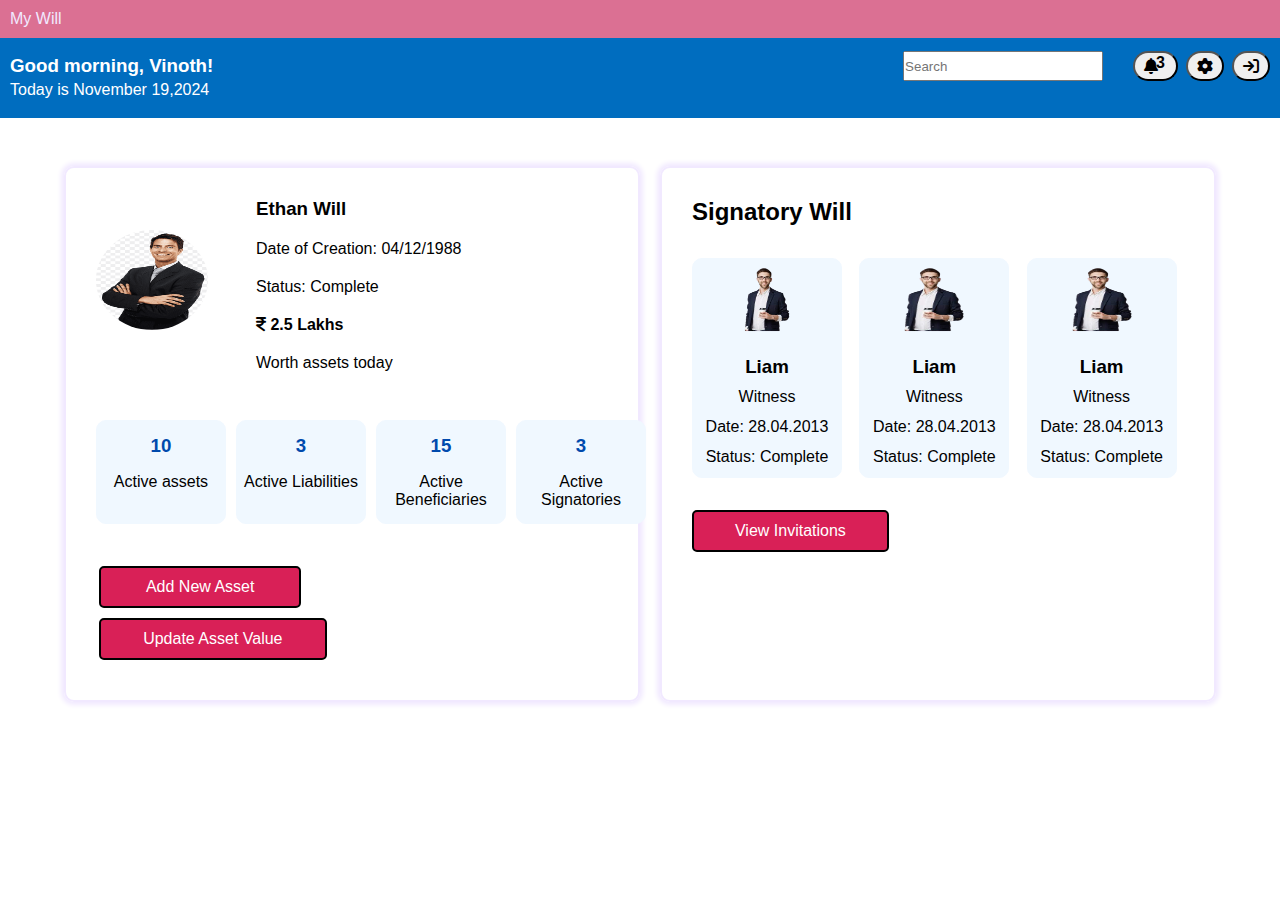
<file: index.html>
<!DOCTYPE html>
<html>
<head>
	<meta charset="utf-8">
	<meta name="viewport" content="width=device-width, initial-scale=1">
	<link rel="stylesheet" type="text/css" href="style.css">
	<link rel="stylesheet" href="https://cdnjs.cloudflare.com/ajax/libs/font-awesome/6.0.0-beta3/css/all.min.css">

	<title>My will</title>
</head>
<body>
	<div class="My_will">My Will</div>
	<div class="header">
		<div class="header1_text">
			<h3>Good  morning, Vinoth!</h3>
			<p>Today is November 19,2024</p>
		</div>
        <div class="iconss">
        	<div class="header2_icons">
				<div class="searchbar">
					<input type="text" name="" placeholder="Search" class="search">
				</div>
				<div class="icons">
					<button ><i class="fa-solid fa-bell" class="bel"><span>3</span></i></button>
					<button><i class="fa-solid fa-gear"></i></button>
					<button><i class="fa-solid fa-arrow-right-to-bracket"></i></button>
				</div>
			</div>
        </div>
	</div>
	
	<div class="content">
		<div class="content1">
			<div class="content1_part1">
				<div class="image">
					<img src="person1.png" style="height: 100px; width: 7rem; border-radius: 50%;">
				</div>
				<div class="details">
					<h3>Ethan Will</h3>
					<div class="detailed">
						<p class="extra">Date of Creation: 04/12/1988</p>
						<p>Status: Complete</p>
						<h4><i class="fa-solid fa-indian-rupee-sign"></i> 2.5 Lakhs</h4>
						<p>Worth assets today</p>
				    </div>
				</div>
			</div>
			<div class="content1_part2">
				<div class="g1">
					<h3>10</h3>
					<p>Active assets</p>
				</div>
				<div class="g1">
					<h3>3</h3>
					<p>Active Liabilities</p>
				</div>
				<div class="g1">
					<h3>15</h3>
					<p>Active Beneficiaries</p>
				</div>
				<div class="g1">
					<h3>3</h3>
					<p>Active Signatories</p>
				</div>
			</div>
			<div class="f1">
				<a href="index1.html" style="text-decoration: none"><div class="value1" id="addasset" ; style="cursor: pointer;">Add New Asset</div></a>
				<div class="value2" style="cursor: pointer;">Update Asset Value</div>
			</div>
			
		</div>
		<div class="content2">
			<h2>Signatory Will</h2>
			<div class="content2_part1">
				<div class="k1">
					<div class="image">
						<img src="person2.png" style="height: 70px; width: 3rem;  ">
					</div>
					<div class="t1">
						<h3>Liam</h3>
						<p>Witness</p>
						<p>Date: 28.04.2013</p>
						<p>Status: Complete</p>
					</div>
					
				</div>
				<div class="k1">
					<div class="image">
						<img src="person2.png" style="height: 70px; width: 4rem;  ">
					</div>
					<div class="t1">
						<h3>Liam</h3>
						<p>Witness</p>
						<p>Date: 28.04.2013</p>
						<p>Status: Complete</p>
					</div>
				</div>
				<div class="k1">
					<div class="image">
						<img src="person2.png" style="height: 70px; width: 4rem;  ">
					</div>
					<div class="t1">
						<h3>Liam</h3>
						<p>Witness</p>
						<p>Date: 28.04.2013</p>
						<p>Status: Complete</p>
					</div>
				</div>

			</div>
			<div class="invites" onclick="showAlert()" style="cursor: pointer;">View Invitations</div>
		</div>
	</div>
    
	<script>
		function showAlert() {
		  alert('Displaying invitations');
		}
		
	</script>
	
</body>
</html>
</file>
<file: style.css>
*
{
	margin: 0px;
	padding: 0px;
	box-sizing: border-box;
	font-family: Arial,sans-serif;

}
.My_will
{
	background-color: #db7093;
	color: #f1e9ff;
	padding:10px;
}
.header 
{
	background-color: #006dbf;
	padding: 10px;
	height: 5rem;
	display: flex;
	flex-direction: row;
	gap:15rem;
	width: 100%;
}
.header1_text
{
	color:white;
	display: flex;
	flex-direction: column;
	justify-content: flex-start;
	margin-top: 7px;
	width: 50%;
	gap: 4px;

}
.iconss
{
	display: flex;
	width: 50%;
	gap: 15px;
	justify-content: flex-end;
	margin-top: 3px;
}
.header2_icons
{
	display: flex;
	flex-direction: row;
	justify-content: flex-end;
	gap: 30px;

	
}.header2_icons button
{
	height: 30px;
	border-radius:18px;
}
.header2_icons i 
{
	padding: 2px 9px;
    font-size: 16px;

}
.icons
{
	display: flex;
	flex-direction: row;
	gap: 8px;
}

.search 
{
	height: 30px;
	width: 200px;
}

.icons span 
{

position: relative;
right: 2px;
top: -4px;
font-weight: lighter;
}

.content 
{
	width: 90%;
	display: flex;
	flex-direction: row;
	justify-content: center;
	height: auto ;
	margin: auto;
	margin-top:3rem ;
	gap: 20px;

}
.content1
{
	padding: 30px;
	width: 50%;
	border:2px solid #f1e9ff;
	 box-shadow: 0 0 5px 3px #f1e9ff;
	 border-radius: 10px;
}
.content2
{
	padding: 30px;
	width: 50%;
	border:2px solid #f1e9ff;
	box-shadow: 0 0 5px 3px #f1e9ff;
	border-radius: 10px;
}
.content1_part1
{
	display: flex;
	flex-direction: row;
	gap: 3rem;
}
.content1_part2
{
	margin-top: 3rem;
	display: grid;
	grid-template-columns: repeat(4, 1fr);
	gap: 10px;
}
.content2_part1
{
	margin-top: 2rem;
	display: grid;
	grid-template-columns: repeat(3, 1fr);
	gap: 10px;
}
.content2_part1 .k1
{
	border: 1px solid #f0f8ff;
	padding: 5px;
	background-color: #f0f8ff;
	width: 150px;
	border-radius: 10px;

}
.content2_part1 .k1 .image
{
   display: flex;
   flex-direction: column;
   align-items: center;
   justify-content: center;

}
.content2_part1 .k1 .image img  
{
	margin-top: -30px;
}
.content2_part1 .k1 .t1  
{
	text-align: center;
	margin-top: 1rem;
	line-height: 30px;
}
.content1_part2 .g1
{
	border: 1px solid #f0f8ff;
	padding: 14px 4px;
	background-color: #f0f8ff;
	width: 130px;
	border-radius: 10px;
}
.content1_part2 .g1 p 
{
	text-align: center;
margin-top: 1rem;
}
.content1_part2 .g1 h3
{
	text-align: center;
	color: #004aad;
} 
.details,.detailed
{
	display: flex;
	flex-direction: column;
	gap: 20px;
}
.image
{
	margin-top: 2rem;
}
.f1
{
	display: flex;
	flex-direction: column;
	gap: 10px;
	margin-top: 2rem;
	border-radius: 5px;
	color: white;
	width: 100%;
	padding: 10px 3px;
	text-align: center;
	
}
.invites
{
	background-color: #d92057;
	border: 2px solid black;
	border-radius: 5px;
	color: white;
	width: 40%;
	padding: 10px 3px;
	margin-top: 2rem;
	text-align: center;
}
.f1 .value1
{
	background-color: #d92057;
	border: 2px solid black;
	border-radius: 5px;
	color: white;
	width: 40%;
	padding: 10px 3px;
	
}
.f1 .value2
{
	background-color: #d92057;
	border: 2px solid black;
	border-radius: 5px;
	color: white;
	width: 45%;
	padding: 10px 7px;
}



/*media queries*/
@media(max-width:831px)
{
	.header
	{
		display: flex;
		flex-direction: column;
		height: auto;
		width: 100%;
		padding: 20px;
	}
	.iconss
	{
		margin-top: -13rem;

	}
	.header1_text
	{
		width: 100%;
		text-align: center;
		gap: 20px;
	}
	.iconss
	{
		width: 100%;
		display: flex;
		justify-content: center;

	}
}
@media(max-width:400px)
{
	.header2_icons
	{
		display: flex;
		flex-direction: column;

	}
	.icons 
	{
		display: flex;
		flex-direction: row;
		justify-content: center;
	}
}
@media(max-width:1200px)
{
	.header{
		width: 100%;
	}
	.content1_part2 .g1
	{
		
		width: 100px;
		margin: auto;
		gap: 5px;
	}
	.content2_part1{
		display: grid;
		align-items: center;
		justify-content: center;
	}
	.content2_part1 .k1
	{
		border: 1px solid #f0f8ff;
		
		background-color: #f0f8ff;
		width: 135px;
		gap: 2px;
		border-radius: 10px;

	}
}

@media(max-width:1060px)
{
	.content1_part2 
	{
		display: grid; 
		grid-template-columns: repeat(2, 1fr); /* 2 columns */
    	grid-template-rows: repeat(2, auto);/* 2 rows */
		gap: 5px;
		grid-row-gap: 20px;
	}

	.content1_part2 .g1 
	{
		width: 90%;
		gap: 20px;
	}
	
}
@media(max-width:976px){
	.content{

		display: flex;
		flex-direction: column;
		width: 90%;
		margin-top: 3rem;

	}
	.content1,.content2
	{
		width: 85%;
		margin: auto;
	}
	.f1 
    {
       display: flex;
       align-items: center;
       justify-content: center;
    }
    .content2 .invites
    {
    	margin: 0px auto;
    	margin-top: 3rem;
    }
}
@media(max-width:689px){
	.content2_part1
	{
		display: grid; 
		grid-template-columns: repeat(1, 1fr);
    	grid-template-rows: repeat(1, auto);   /*1 rows */
    	grid-row-gap: 30px;
		
	}
	.content2_part1 .k1 
	{
		width: 250px;
		margin: 0px auto;
	}
	.content2 h2 
	{
		text-align: center;
	}

	.invites
	{
		margin: 0px auto;
		margin-top: 2rem;
	}

}
@media(max-width:597px){
	.content1_part1{
		display: flex;
		flex-direction: column;
	}
	.content1_part1 .image 
	{
		display: flex;
		justify-content: center;
	}
	.content1_part1 .details
	{
		text-align: center;
	}

}
@media(max-width:559px)
{
	.content1_part2 
	{
		display: grid; 
		grid-template-columns: repeat(1, 1fr); /* 1 columns 
    	grid-template-rows: repeat(1, auto);   /*1 rows */
		gap: 5px;
		grid-row-gap: 10px;
	}

    .f1 
    {
       display: flex;
       align-items: center;
       justify-content: center;
    }
	 
	 .f1 .value1
	 {
	 	width:180px;
	 }
	 .f1 .value2
	 {
	 	width: 180px;
	 }

}

@media(max-width:400px){
	.content2_part1 .k1 
	{
		width: 200px;
		margin: 0px auto;
	}
	
}

@media(max-width:500px){
	.invites
	 {
	 	width:200px;
	 }
}
@media(max-width:350px){
	.content2_part1 .k1 
	{
		width: 150px;
		margin: 0px auto;
	}
	.invites
	{
		width: 150px;
	}
	
}
@media(max-width:303px)
{
	.content1_part2 .g1
	{
		width: 130px;
		height: 110px;
		
	}
}
</file>
